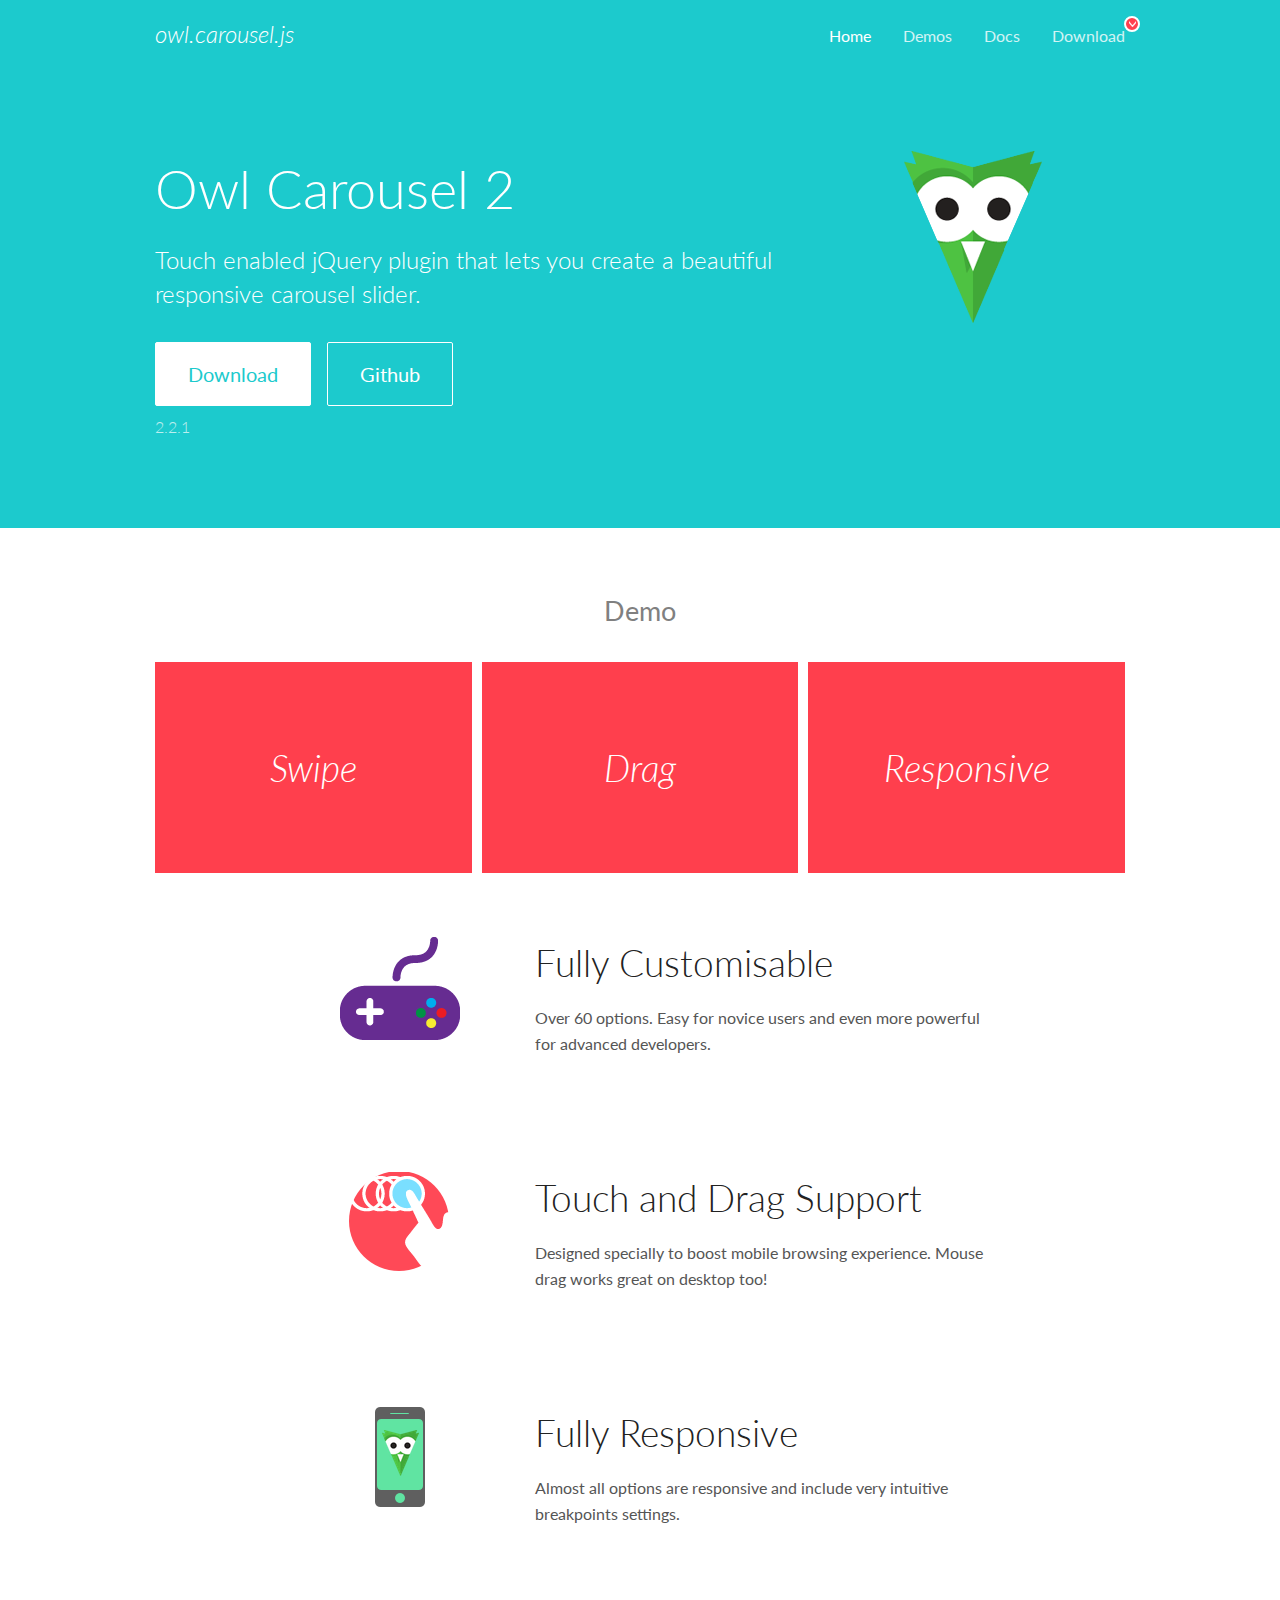
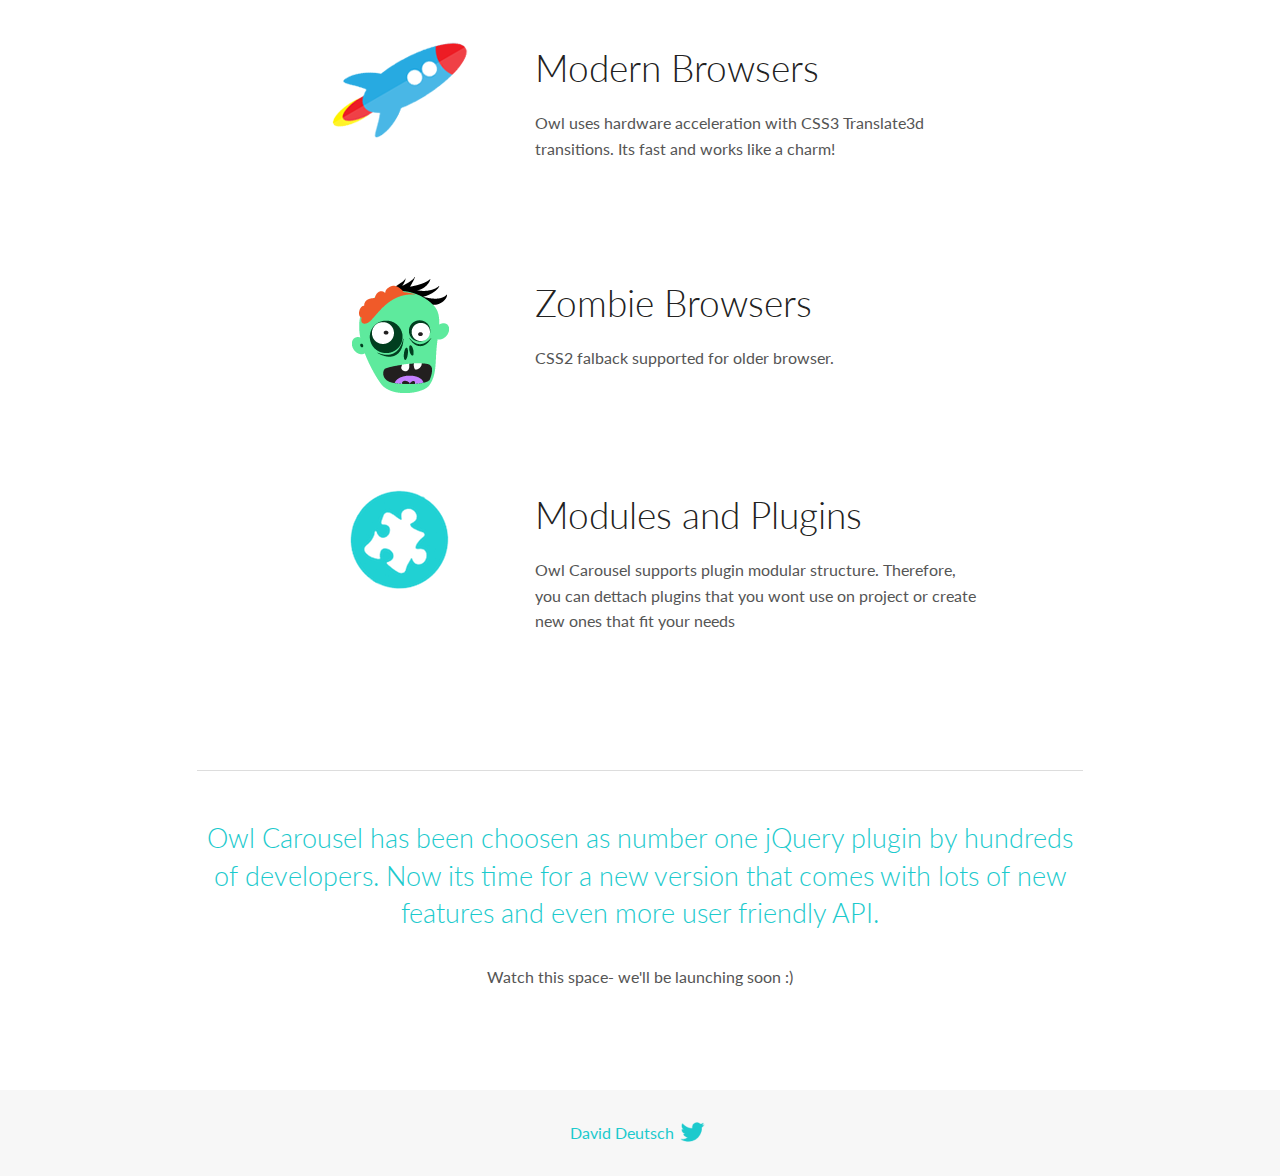
<file: assets/lib/owl.carousel/docs/index.html>
<!DOCTYPE html>
<html lang="en">
  <head>

    <!-- head -->
    <meta charset="utf-8">
    <meta name="msapplication-tap-highlight" content="no" />
    <meta name="viewport" content="width=device-width, initial-scale=1.0" />
    <meta name="description" content="Touch enabled jQuery plugin that lets you create beautiful responsive carousel slider.">
    <meta name="author" content="David Deutsch">
    <title>
      Home | Owl Carousel | 2.2.1
    </title>

    <!-- Stylesheets -->
    <link href='https://fonts.googleapis.com/css?family=Lato:300,400,700,400italic,300italic' rel='stylesheet' type='text/css'>
    <link rel="stylesheet" href="assets/css/docs.theme.min.css">

    <!-- Owl Stylesheets -->
    <link rel="stylesheet" href="assets/owlcarousel/assets/owl.carousel.min.css">
    <link rel="stylesheet" href="assets/owlcarousel/assets/owl.theme.default.min.css">

    <!-- HTML5 shim and Respond.js IE8 support of HTML5 elements and media queries -->

    <!--[if lt IE 9]>
      <script src="https://oss.maxcdn.com/libs/html5shiv/3.7.0/html5shiv.js"></script>
      <script src="https://oss.maxcdn.com/libs/respond.js/1.3.0/respond.min.js"></script>
    <![endif]-->

    <!-- Favicons -->
    <link rel="apple-touch-icon-precomposed" sizes="144x144" href="assets/ico/apple-touch-icon-144-precomposed.png">
    <link rel="shortcut icon" href="assets/ico/favicon.png">
    <link rel="shortcut icon" href="favicon.ico">

    <!-- Yeah i know js should not be in header. Its required for demos.-->

    <!-- javascript -->
    <script src="assets/vendors/jquery.min.js"></script>
    <script src="assets/owlcarousel/owl.carousel.js"></script>
  </head>
  <body>

    <!-- header -->
    <header class="header">
      <div class="row">
        <div class="large-12 columns">
          <div class="brand left">
            <h3>
              <a href="/OwlCarousel2/">owl.carousel.js</a> 
            </h3>
          </div>
          <a id="toggle-nav" class="right">
            <span></span> <span></span> <span></span> 
          </a> 
          <div class="nav-bar">
            <ul class="clearfix">
              <li class="active">
                <a href="/OwlCarousel2/index.html">Home</a> 
              </li>
              <li> <a href="/OwlCarousel2/demos/demos.html">Demos</a>  </li>
              <li> <a href="/OwlCarousel2/docs/started-welcome.html">Docs</a>  </li>
              <li>
                <a href="https://github.com/OwlCarousel2/OwlCarousel2/archive/2.2.1.zip">Download</a> 
                <span class="download"></span> 
              </li>
            </ul>
          </div>
        </div>
      </div>
    </header>

    <!-- home panel -->
    <section id="hero">
      <div class="row">
        <div class="large-8 medium-8 columns">
          <h1>Owl Carousel 2</h1>
          <h4>Touch enabled jQuery plugin that lets you create a beautiful responsive carousel slider.</h4>
          <a href="https://github.com/OwlCarousel2/OwlCarousel2/archive/2.2.1.zip" class="hero-button">Download</a> 
          <a href="https://github.com/OwlCarousel2/OwlCarousel2" class="hero-button outline">Github</a> 
          <p>2.2.1</p>
        </div>
        <div class="large-4 medium-4 columns">
          <img class="owl-logo" src="assets/img/owl-logo.png" alt="mr. Owl">
        </div>
      </div>
    </section>

    <!-- body -->
    <div class="home-demo">
      <div class="row">
        <div class="large-12 columns">
          <h3>Demo</h3>
          <div class="owl-carousel">
            <div class="item">
              <h2>Swipe</h2>
            </div>
            <div class="item">
              <h2>Drag</h2>
            </div>
            <div class="item">
              <h2>Responsive</h2>
            </div>
            <div class="item">
              <h2>CSS3</h2>
            </div>
            <div class="item">
              <h2>Fast</h2>
            </div>
            <div class="item">
              <h2>Easy</h2>
            </div>
            <div class="item">
              <h2>Free</h2>
            </div>
            <div class="item">
              <h2>Upgradable</h2>
            </div>
            <div class="item">
              <h2>Tons of options</h2>
            </div>
            <div class="item">
              <h2>Infinity</h2>
            </div>
            <div class="item">
              <h2>Auto Width</h2>
            </div>
          </div>
        </div>
      </div>
    </div>
    <script>
      var owl = $('.owl-carousel');
      owl.owlCarousel({
        margin: 10,
        loop: true,
        responsive: {
          0: {
            items: 1
          },
          600: {
            items: 2
          },
          1000: {
            items: 3
          }
        }
      })
    </script>

    <!-- features -->
    <div id="features">
      <div class="row">
        <div class="small-12 medium-9 small-centered columns">
          <section class="row feature">
            <div class="medium-4 small-12 columns">
              <img src="assets/img/feature-options.png" alt="">
            </div>
            <div class="medium-8 small-12 columns">
              <h2>Fully Customisable</h2>
              <p>Over 60 options. Easy for novice users and even more powerful for advanced developers.</p>
            </div>
          </section>
          <section class="row feature">
            <div class="medium-4 small-12 columns">
              <img src="assets/img/feature-drag.png" alt="">
            </div>
            <div class="medium-8 small-12 columns">
              <h2>Touch and Drag Support</h2>
              <p>Designed specially to boost mobile browsing experience. Mouse drag works great on desktop too!</p>
            </div>
          </section>
          <section class="row feature">
            <div class="medium-4 small-12 columns">
              <img src="assets/img/feature-responsive.png" alt="">
            </div>
            <div class="medium-8 small-12 columns">
              <h2>Fully Responsive</h2>
              <p>Almost all options are responsive and include very intuitive breakpoints settings.</p>
            </div>
          </section>
          <section class="row feature">
            <div class="medium-4 small-12 columns">
              <img src="assets/img/feature-modern.png" alt="">
            </div>
            <div class="medium-8 small-12 columns">
              <h2>Modern Browsers</h2>
              <p>Owl uses hardware acceleration with CSS3 Translate3d transitions. Its fast and works like a charm! </p>
            </div>
          </section>
          <section class="row feature">
            <div class="medium-4 small-12 columns">
              <img src="assets/img/feature-zombie.png" alt="">
            </div>
            <div class="medium-8 small-12 columns">
              <h2>Zombie Browsers</h2>
              <p>CSS2 falback supported for older browser.</p>
            </div>
          </section>
          <section class="row feature">
            <div class="medium-4 small-12 columns">
              <img src="assets/img/feature-module.png" alt="">
            </div>
            <div class="medium-8 small-12 columns">
              <h2>Modules and Plugins</h2>
              <p>Owl Carousel supports plugin modular structure. Therefore, you can dettach plugins that you wont use on project or create new ones that fit your needs</p>
            </div>
          </section>
        </div>
      </div>
    </div>

    <!-- footer -->
    <section id="teaser-text">
      <div class="row">
        <div class="small-12 medium-11 small-centered columns">
          <hr>
          <h3 id="owl-carousel-has-been-choosen-as-number-one-jquery-plugin-by-hundreds-of-developers-now-its-time-for-a-new-version-that-comes-with-lots-of-new-features-and-even-more-user-friendly-api-">Owl Carousel has been choosen as number one jQuery plugin by hundreds of developers. Now its time for a new version that comes with lots of new features and even more user friendly API.</h3>
          <p>Watch this space- we&#39;ll be launching soon :)</p>
        </div>
      </div>
    </section>

    <!-- footer -->
    <footer class="footer">
      <div class="row">
        <div class="large-12 columns">
          <h5>
            <a href="/OwlCarousel2/docs/support-contact.html">David Deutsch</a> 
            <a id="custom-tweet-button" href="https://twitter.com/share?url=https://github.com/OwlCarousel2/OwlCarousel2&text=Owl Carousel - This is so awesome! " target="_blank"></a> 
          </h5>
        </div>
      </div>
    </footer>

    <!-- vendors -->
    <script src="assets/vendors/highlight.js"></script>
    <script src="assets/js/app.js"></script>
  </body>
</html>
</file>
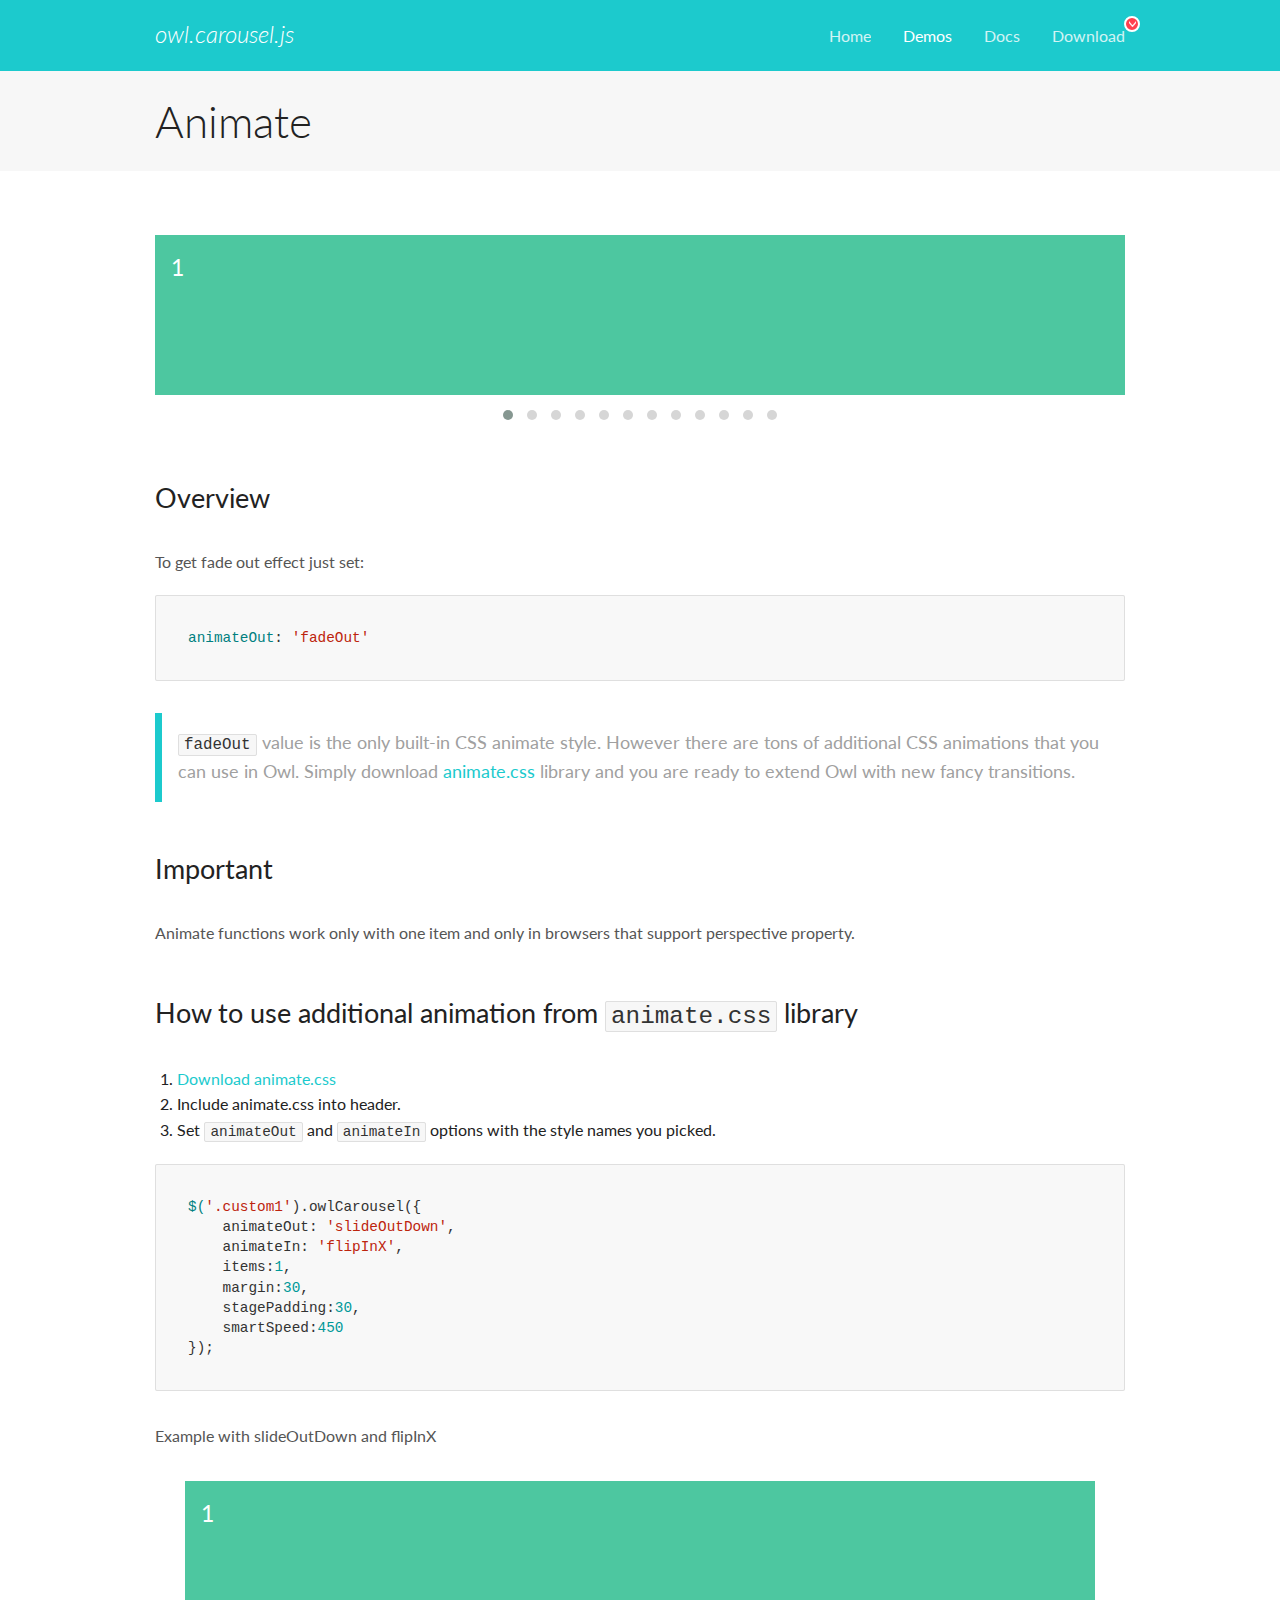
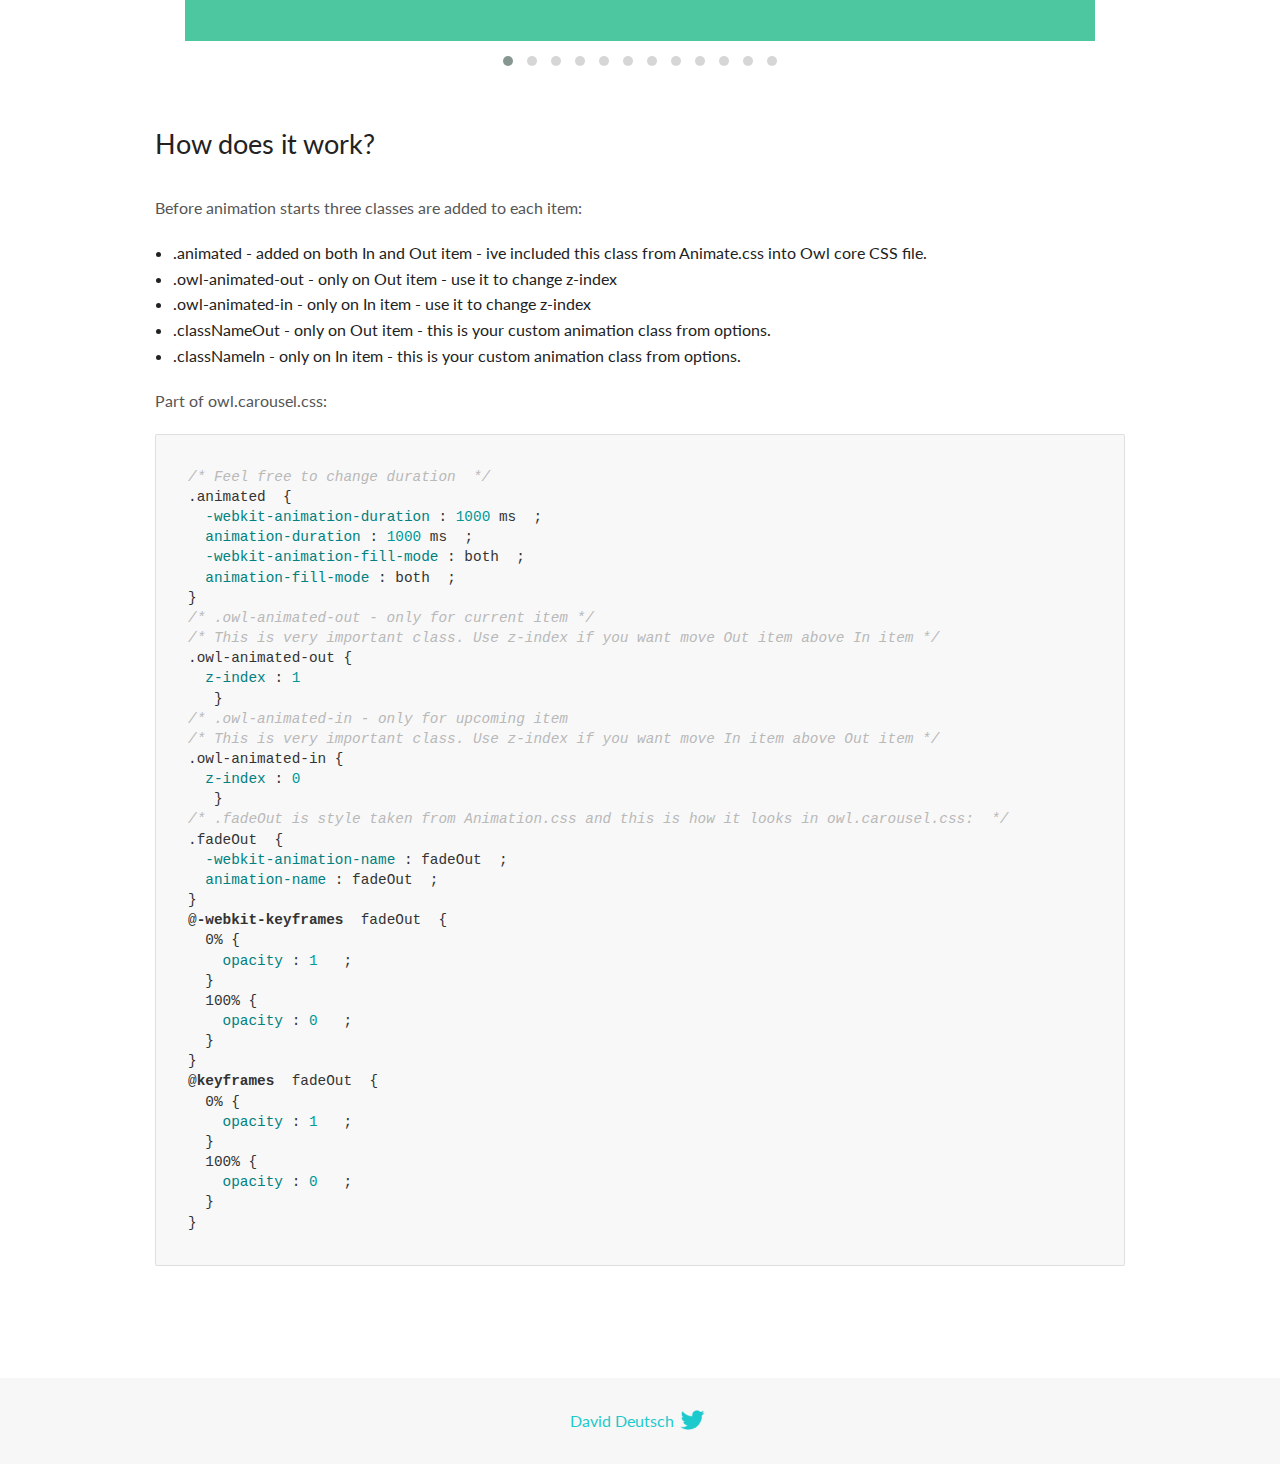
<file: assets/lib/owl.carousel/docs/demos/animate.html>
<!DOCTYPE html>
<html lang="en">
  <head>

    <!-- head -->
    <meta charset="utf-8">
    <meta name="msapplication-tap-highlight" content="no" />
    <meta name="viewport" content="width=device-width, initial-scale=1.0" />
    <meta name="description" content="Animate carousel">
    <meta name="author" content="David Deutsch">
    <title>
      Animate Demo | Owl Carousel | 2.2.1
    </title>

    <!-- Stylesheets -->
    <link href='https://fonts.googleapis.com/css?family=Lato:300,400,700,400italic,300italic' rel='stylesheet' type='text/css'>
    <link rel="stylesheet" href="../assets/css/docs.theme.min.css">

    <!-- Owl Stylesheets -->
    <link rel="stylesheet" href="../assets/owlcarousel/assets/owl.carousel.min.css">
    <link rel="stylesheet" href="../assets/owlcarousel/assets/owl.theme.default.min.css">

    <!-- HTML5 shim and Respond.js IE8 support of HTML5 elements and media queries -->

    <!--[if lt IE 9]>
      <script src="https://oss.maxcdn.com/libs/html5shiv/3.7.0/html5shiv.js"></script>
      <script src="https://oss.maxcdn.com/libs/respond.js/1.3.0/respond.min.js"></script>
    <![endif]-->

    <!-- Favicons -->
    <link rel="apple-touch-icon-precomposed" sizes="144x144" href="../assets/ico/apple-touch-icon-144-precomposed.png">
    <link rel="shortcut icon" href="../assets/ico/favicon.png">
    <link rel="shortcut icon" href="favicon.ico">

    <!-- Yeah i know js should not be in header. Its required for demos.-->

    <!-- javascript -->
    <script src="../assets/vendors/jquery.min.js"></script>
    <script src="../assets/owlcarousel/owl.carousel.js"></script>
  </head>
  <body>

    <!-- header -->
    <header class="header">
      <div class="row">
        <div class="large-12 columns">
          <div class="brand left">
            <h3>
              <a href="/OwlCarousel2/">owl.carousel.js</a> 
            </h3>
          </div>
          <a id="toggle-nav" class="right">
            <span></span> <span></span> <span></span> 
          </a> 
          <div class="nav-bar">
            <ul class="clearfix">
              <li> <a href="/OwlCarousel2/index.html">Home</a>  </li>
              <li class="active">
                <a href="/OwlCarousel2/demos/demos.html">Demos</a> 
              </li>
              <li> <a href="/OwlCarousel2/docs/started-welcome.html">Docs</a>  </li>
              <li>
                <a href="https://github.com/OwlCarousel2/OwlCarousel2/archive/2.2.1.zip">Download</a> 
                <span class="download"></span> 
              </li>
            </ul>
          </div>
        </div>
      </div>
    </header>

    <!-- title -->
    <section class="title">
      <div class="row">
        <div class="large-12 columns">
          <h1>Animate</h1>
        </div>
      </div>
    </section>

    <!--  Demos -->
    <section id="demos">
      <div class="row">
        <div class="large-12 columns">
          <div class="fadeOut owl-carousel owl-theme">
            <div class="item">
              <h4>1</h4>
            </div>
            <div class="item">
              <h4>2</h4>
            </div>
            <div class="item">
              <h4>3</h4>
            </div>
            <div class="item">
              <h4>4</h4>
            </div>
            <div class="item">
              <h4>5</h4>
            </div>
            <div class="item">
              <h4>6</h4>
            </div>
            <div class="item">
              <h4>7</h4>
            </div>
            <div class="item">
              <h4>8</h4>
            </div>
            <div class="item">
              <h4>9</h4>
            </div>
            <div class="item">
              <h4>10</h4>
            </div>
            <div class="item">
              <h4>11</h4>
            </div>
            <div class="item">
              <h4>12</h4>
            </div>
          </div>
          <h3 id="overview">Overview</h3>
          <p>To get fade out effect just set:</p>
          <pre><code>animateOut: &#39;fadeOut&#39;</code></pre>
          <blockquote>
            <p><code>fadeOut</code> value is the only built-in CSS animate style. However there are tons of additional CSS animations that you can use in Owl. Simply download
              <a href="https://daneden.github.io/animate.css/">animate.css</a>  library and you are ready to extend Owl with new fancy transitions.</p>
          </blockquote>
          <h3 id="important">Important</h3>
          <p>Animate functions work only with one item and only in browsers that support perspective property.</p>
          <h3 id="how-to-use-additional-animation-from-animate-css-library">How to use additional animation from <code>animate.css</code> library</h3>
          <ol>
            <li> <a href="https://daneden.github.io/animate.css/">Download animate.css</a>  </li>
            <li>Include animate.css into header.</li>
            <li>Set <code>animateOut</code> and <code>animateIn</code> options with the style names you picked.</li>
          </ol>
          <pre><code>$(&#39;.custom1&#39;).owlCarousel({
    animateOut: &#39;slideOutDown&#39;,
    animateIn: &#39;flipInX&#39;,
    items:1,
    margin:30,
    stagePadding:30,
    smartSpeed:450
});</code></pre>
          <p>Example with slideOutDown and flipInX</p>
          <div class="custom1 owl-carousel owl-theme">
            <div class="item">
              <h4>1</h4>
            </div>
            <div class="item">
              <h4>2</h4>
            </div>
            <div class="item">
              <h4>3</h4>
            </div>
            <div class="item">
              <h4>4</h4>
            </div>
            <div class="item">
              <h4>5</h4>
            </div>
            <div class="item">
              <h4>6</h4>
            </div>
            <div class="item">
              <h4>7</h4>
            </div>
            <div class="item">
              <h4>8</h4>
            </div>
            <div class="item">
              <h4>9</h4>
            </div>
            <div class="item">
              <h4>10</h4>
            </div>
            <div class="item">
              <h4>11</h4>
            </div>
            <div class="item">
              <h4>12</h4>
            </div>
          </div>
          <h3 id="how-does-it-work-">How does it work?</h3>
          <p>Before animation starts three classes are added to each item:</p>
          <ul>
            <li>.animated - added on both In and Out item - ive included this class from Animate.css into Owl core CSS file.</li>
            <li>.owl-animated-out - only on Out item - use it to change z-index</li>
            <li>.owl-animated-in - only on In item - use it to change z-index</li>
            <li>.classNameOut - only on Out item - this is your custom animation class from options.</li>
            <li>.classNameIn - only on In item - this is your custom animation class from options.</li>
          </ul>
          <p>Part of owl.carousel.css:</p>
          <pre><code class="language-css"><span class="comment">/* Feel free to change duration  */</span> 
<span class="class">.animated</span>  <span class="rules">{
  <span class="rule"><span class="attribute">-webkit-animation-duration</span> :<span class="value"> <span class="number">1000</span> ms</span> </span> ;
  <span class="rule"><span class="attribute">animation-duration</span> :<span class="value"> <span class="number">1000</span> ms</span> </span> ;
  <span class="rule"><span class="attribute">-webkit-animation-fill-mode</span> :<span class="value"> both</span> </span> ;
  <span class="rule"><span class="attribute">animation-fill-mode</span> :<span class="value"> both</span> </span> ;
<span class="rule">}</span> </span> 
<span class="comment">/* .owl-animated-out - only for current item */</span> 
<span class="comment">/* This is very important class. Use z-index if you want move Out item above In item */</span> 
<span class="class">.owl-animated-out</span> <span class="rules">{
  <span class="rule"><span class="attribute">z-index</span> :<span class="value"> <span class="number">1</span> 
</span> </span> </span> }
<span class="comment">/* .owl-animated-in - only for upcoming item
/* This is very important class. Use z-index if you want move In item above Out item */</span> 
<span class="class">.owl-animated-in</span> <span class="rules">{
  <span class="rule"><span class="attribute">z-index</span> :<span class="value"> <span class="number">0</span> 
</span> </span> </span> }
<span class="comment">/* .fadeOut is style taken from Animation.css and this is how it looks in owl.carousel.css:  */</span> 
<span class="class">.fadeOut</span>  <span class="rules">{
  <span class="rule"><span class="attribute">-webkit-animation-name</span> :<span class="value"> fadeOut</span> </span> ;
  <span class="rule"><span class="attribute">animation-name</span> :<span class="value"> fadeOut</span> </span> ;
<span class="rule">}</span> </span> 
<span class="at_rule">@<span class="keyword">-webkit-keyframes</span>  fadeOut </span> {
  0% <span class="rules">{
    <span class="rule"><span class="attribute">opacity</span> :<span class="value"> <span class="number">1</span> </span> </span> ;
  <span class="rule">}</span> </span> 
  100% <span class="rules">{
    <span class="rule"><span class="attribute">opacity</span> :<span class="value"> <span class="number">0</span> </span> </span> ;
  <span class="rule">}</span> </span> 
}
<span class="at_rule">@<span class="keyword">keyframes</span>  fadeOut </span> {
  0% <span class="rules">{
    <span class="rule"><span class="attribute">opacity</span> :<span class="value"> <span class="number">1</span> </span> </span> ;
  <span class="rule">}</span> </span> 
  100% <span class="rules">{
    <span class="rule"><span class="attribute">opacity</span> :<span class="value"> <span class="number">0</span> </span> </span> ;
  <span class="rule">}</span> </span> 
}</code></pre>
          <link rel="stylesheet" href="../assets/css/animate.css">
          <script>
            jQuery(document).ready(function($) {
              $('.fadeOut').owlCarousel({
                items: 1,
                animateOut: 'fadeOut',
                loop: true,
                margin: 10,
              });
              $('.custom1').owlCarousel({
                animateOut: 'slideOutDown',
                animateIn: 'flipInX',
                items: 1,
                margin: 30,
                stagePadding: 30,
                smartSpeed: 450
              });
            });
          </script>
        </div>
      </div>
    </section>

    <!-- footer -->
    <footer class="footer">
      <div class="row">
        <div class="large-12 columns">
          <h5>
            <a href="/OwlCarousel2/docs/support-contact.html">David Deutsch</a> 
            <a id="custom-tweet-button" href="https://twitter.com/share?url=https://github.com/OwlCarousel2/OwlCarousel2&text=Owl Carousel - This is so awesome! " target="_blank"></a> 
          </h5>
        </div>
      </div>
    </footer>

    <!-- vendors -->
    <script src="../assets/vendors/highlight.js"></script>
    <script src="../assets/js/app.js"></script>
  </body>
</html>
</file>
